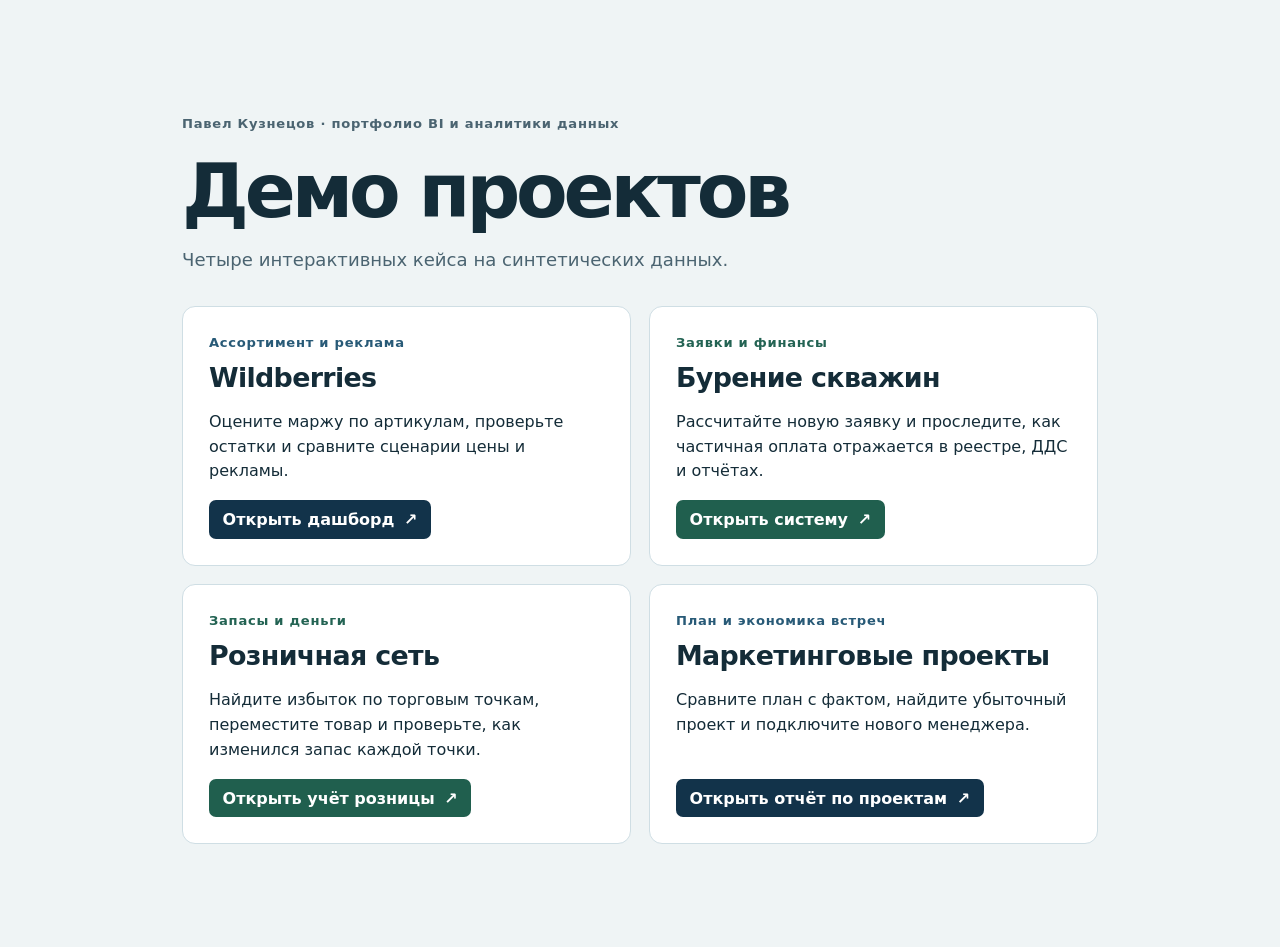
<file: docs/index.html>
<!doctype html>
<html lang="ru">
<head>
  <meta charset="utf-8">
  <meta name="viewport" content="width=device-width, initial-scale=1">
  <meta name="description" content="Интерактивные кейсы Павла Кузнецова по BI и управленческой аналитике.">
  <title>Демо проектов · Павел Кузнецов</title>
  <link rel="stylesheet" href="style.css">
</head>
<body>
  <main>
    <header>
      <p class="eyebrow">Павел Кузнецов · портфолио BI и аналитики данных</p>
      <h1>Демо проектов</h1>
      <p class="intro">Четыре интерактивных кейса на синтетических данных.</p>
    </header>
    <section class="cases" aria-label="Проекты">
      <article class="case marketplace">
        <p class="label">Ассортимент и реклама</p>
        <h2>Wildberries</h2>
        <p>Оцените маржу по артикулам, проверьте остатки и сравните сценарии цены и рекламы.</p>
        <a href="wildberries/index.html">Открыть дашборд <span aria-hidden="true">↗</span></a>
      </article>
      <article class="case drilling">
        <p class="label">Заявки и финансы</p>
        <h2>Бурение скважин</h2>
        <p>Рассчитайте новую заявку и проследите, как частичная оплата отражается в реестре, ДДС и отчётах.</p>
        <a href="drilling/index.html">Открыть систему <span aria-hidden="true">↗</span></a>
      </article>
      <article class="case drilling">
        <p class="label">Запасы и деньги</p>
        <h2>Розничная сеть</h2>
        <p>Найдите избыток по торговым точкам, переместите товар и проверьте, как изменился запас каждой точки.</p>
        <a href="meat-retail/index.html">Открыть учёт розницы <span aria-hidden="true">↗</span></a>
      </article>
      <article class="case marketplace">
        <p class="label">План и экономика встреч</p>
        <h2>Маркетинговые проекты</h2>
        <p>Сравните план с фактом, найдите убыточный проект и подключите нового менеджера.</p>
        <a href="marketing-analytics/index.html">Открыть отчёт по проектам <span aria-hidden="true">↗</span></a>
      </article>
    </section>
  </main>
</body>
</html>
</file>
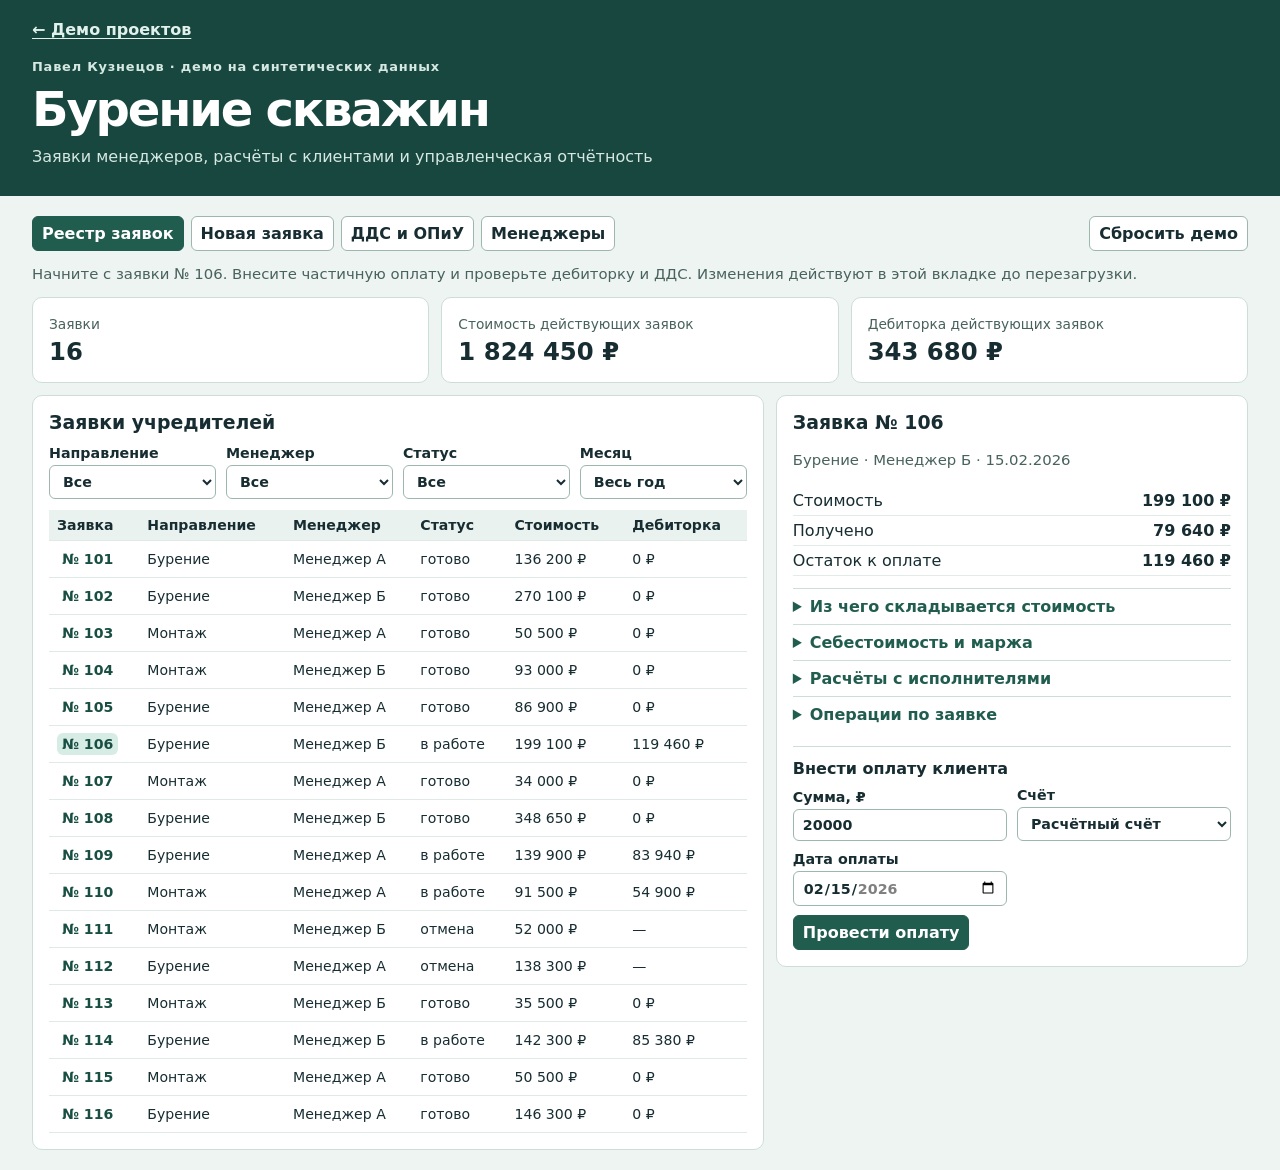
<file: docs/drilling/index.html>
<!doctype html>
<html lang="ru">
<head>
  <meta charset="utf-8">
  <meta name="viewport" content="width=device-width, initial-scale=1">
  <meta name="description" content="Интерактивная демонстрация учёта заявок, оплат и отчётности буровой компании на синтетических данных.">
  <title>Бурение скважин · заявки и финансы</title>
  <link rel="stylesheet" href="style.css">
  <script defer src="data.js"></script>
  <script defer src="model.js"></script>
  <script defer src="app.js"></script>
</head>
<body>
  <header class="masthead"><div class="wrap">
    <a href="../index.html">← Демо проектов</a>
    <p class="kicker">Павел Кузнецов · демо на синтетических данных</p>
    <h1>Бурение скважин</h1>
    <p>Заявки менеджеров, расчёты с клиентами и управленческая отчётность</p>
  </div></header>
  <main class="wrap">
    <nav class="nav" aria-label="Разделы">
      <button type="button" data-view="orders" aria-pressed="true">Реестр заявок</button>
      <button type="button" data-view="quote" aria-pressed="false">Новая заявка</button>
      <button type="button" data-view="finance" aria-pressed="false">ДДС и ОПиУ</button>
      <button type="button" data-view="managers" aria-pressed="false">Менеджеры</button>
      <button type="button" class="reset" id="reset">Сбросить демо</button>
    </nav>
    <p class="guide">Начните с заявки № 106. Внесите частичную оплату и проверьте дебиторку и ДДС. Изменения действуют в этой вкладке до перезагрузки.</p>
    <p id="notice" class="notice" role="status" hidden></p>

    <section id="orders" aria-label="Реестр заявок">
      <div id="order-metrics" class="metrics"></div>
      <div class="split">
        <div class="panel">
          <h2>Заявки учредителей</h2>
          <div class="form-grid order-filters">
            <label>Направление<select id="kind-filter"><option value="">Все</option><option value="drill">Бурение</option><option value="install">Монтаж</option></select></label>
            <label>Менеджер<select id="manager-filter"><option value="">Все</option></select></label>
            <label>Статус<select id="status-filter"><option value="">Все</option><option>в работе</option><option>готово</option><option>отмена</option></select></label>
            <label>Месяц<select id="order-month"><option value="">Весь год</option></select></label>
          </div>
          <div class="scroll"><table id="order-table"></table></div>
        </div>
        <div class="panel details-panel" id="detail" aria-live="polite"></div>
      </div>
    </section>

    <section id="quote" hidden aria-labelledby="quote-title">
      <div class="panel">
        <h2 id="quote-title">Заявка менеджера</h2>
        <p class="muted">Сначала рассчитайте стоимость по справочнику, затем добавьте заявку в общий реестр.</p>
        <form id="quote-form">
          <div class="form-grid">
            <label>Менеджер<select name="manager" id="quote-manager"></select></label>
            <label>Направление<select name="kind" id="quote-kind"><option value="drill">Бурение</option><option value="install">Монтаж</option></select></label>
            <label>Дата заявки<input name="date" type="date" required value="2026-03-27" min="2026-01-01" max="2026-12-31"></label>
          </div>
          <div id="drill-fields" class="form-grid fields">
            <label>Тип скважины<select name="soil" id="soil"><option>Песок</option><option>Известняк</option></select></label>
            <label>Конструкция<select name="construction" id="construction"></select></label>
            <label>Метраж, м<input name="metres" type="number" min="1" max="1000" required value="38"></label>
            <label>Фильтр<select name="filter" id="quote-filter"></select></label>
            <label>Цена за метр, ₽<input name="rate" type="number" min="1" max="1000000" placeholder="По фиксированному тарифу"></label>
            <label>Корректировка, ₽<input name="adjustment" type="number" min="-1000000" max="1000000" value="0"></label>
          </div>
          <div id="install-fields" class="form-grid fields" hidden>
            <label>Тип обустройства<select name="installation" id="installation"></select></label>
            <label>Стоимость работ, ₽<input name="installation-price" type="number" min="1" max="10000000" required></label>
          </div>
          <div class="form-grid fields"><label>Комиссия, ₽<input name="commission" type="number" min="0" max="1000000" required value="6300"></label></div>
          <div id="quote-preview" class="quote-preview" aria-live="polite"></div>
          <button class="primary" type="submit">Добавить заявку в реестр</button>
        </form>
      </div>
    </section>

    <section id="finance" hidden aria-labelledby="finance-title">
      <div id="finance-metrics" class="metrics"></div>
      <div class="panel">
        <h2 id="finance-title">ОПиУ · 2026</h2>
        <p class="muted">Доходы и расходы по дате платежа. Инвестиции входят в остатки счетов.</p>
        <div id="finance-chart"></div>
        <details><summary>Помесячная детализация</summary><div class="scroll"><table id="pnl-table"></table></div></details>
      </div>
      <div class="panel">
        <h2>Остатки на счетах</h2>
        <div id="balances" class="metrics compact"></div>
      </div>
      <div class="panel">
        <h2>Журнал ДДС</h2>
        <div class="form-grid operation-filters">
          <label>Счёт<select id="account-filter"><option value="">Все счета</option></select></label>
          <label>Месяц<select id="cash-month"><option value="">Весь год</option></select></label>
          <label>№ заявки<input type="number" min="1" id="cash-order" placeholder="Например, 106"></label>
        </div>
        <div class="scroll"><table id="cash-table"></table></div>
      </div>
    </section>

    <section id="managers" hidden aria-labelledby="managers-title">
      <div class="panel">
        <h2 id="managers-title">Эффективность менеджеров</h2>
        <p class="muted">Заявки за месяц их создания. Выручка — стоимость заявок со статусом «готово».</p>
        <label class="month-control">Месяц<select id="manager-month"></select></label>
        <div class="scroll"><table id="manager-table"></table></div>
      </div>
    </section>
  </main>
  <noscript>Для работы демо включите JavaScript в браузере.</noscript>
</body>
</html>
</file>
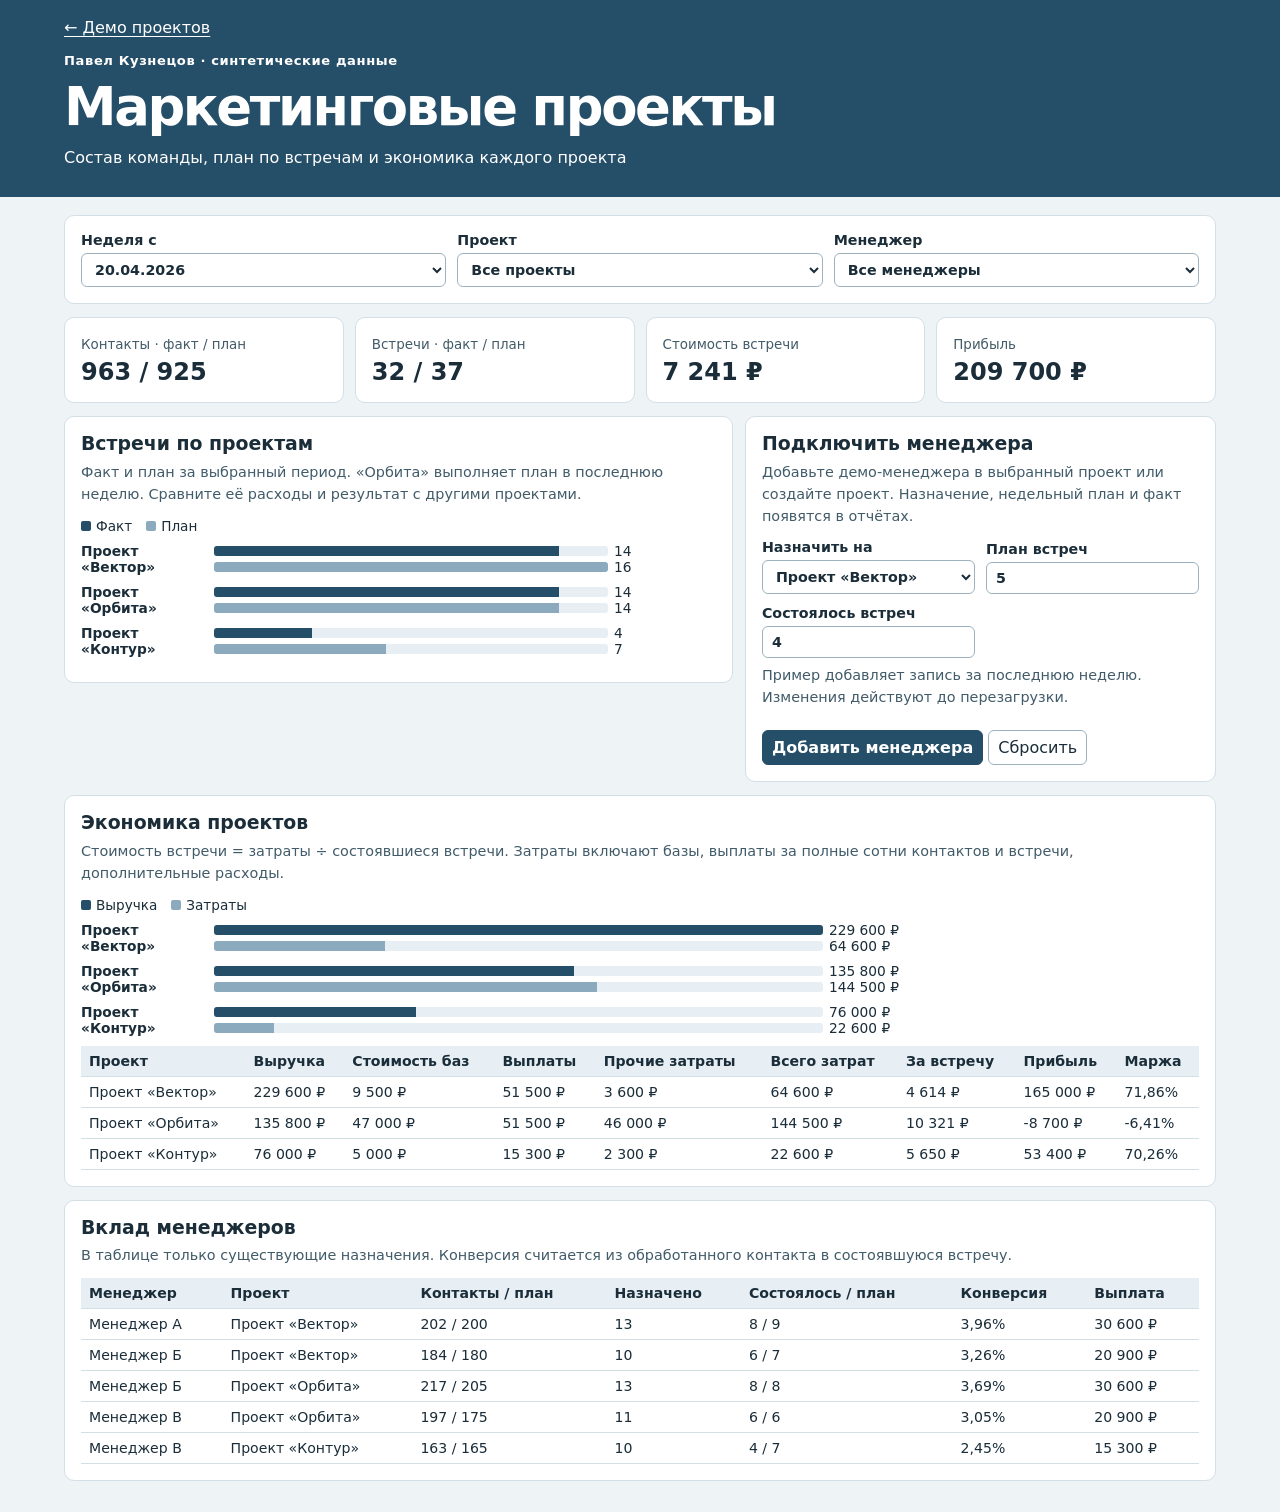
<file: docs/marketing-analytics/index.html>
<!doctype html>
<html lang="ru">
<head>
  <meta charset="utf-8"><meta name="viewport" content="width=device-width, initial-scale=1">
  <title>Маркетинговые проекты · план и экономика</title>
  <link rel="stylesheet" href="../case.css">
  <script defer src="../demo-ui.js"></script><script defer src="data.js"></script><script defer src="model.js"></script><script defer src="app.js"></script>
</head>
<body>
<header><div class="wrap">
  <a href="../index.html">← Демо проектов</a><p class="kicker">Павел Кузнецов · синтетические данные</p>
  <h1>Маркетинговые проекты</h1><p>Состав команды, план по встречам и экономика каждого проекта</p>
</div></header>
<main class="wrap">
  <section class="panel controls" aria-label="Фильтры">
    <label>Неделя с<select id="week"></select></label>
    <label>Проект<select id="project"></select></label>
    <label>Менеджер<select id="manager"></select></label>
  </section>
  <section id="metrics" class="metrics" aria-label="Показатели" aria-live="polite"></section>
  <div class="split">
    <section class="panel">
      <h2>Встречи по проектам</h2>
      <p class="muted">Факт и план за выбранный период. «Орбита» выполняет план в последнюю неделю. Сравните её расходы и результат с другими проектами.</p>
      <div id="meetings"></div>
    </section>
    <section class="panel">
      <h2>Подключить менеджера</h2>
      <p class="muted">Добавьте демо-менеджера в выбранный проект или создайте проект. Назначение, недельный план и факт появятся в отчётах.</p>
      <form id="onboard">
        <div class="controls"><label>Назначить на<select id="assign"></select></label>
          <label>План встреч<input type="number" id="target" min="1" max="20" value="5" required></label>
          <label>Состоялось встреч<input type="number" id="held" min="0" max="20" value="4" required></label></div>
        <p class="muted">Пример добавляет запись за последнюю неделю. Изменения действуют до перезагрузки.</p>
        <button class="primary" type="submit">Добавить менеджера</button> <button type="button" id="reset">Сбросить</button>
        <p id="notice" class="note" role="status" hidden></p>
      </form>
    </section>
  </div>
  <section class="panel">
    <h2>Экономика проектов</h2>
    <p class="muted">Стоимость встречи = затраты ÷ состоявшиеся встречи. Затраты включают базы, выплаты за полные сотни контактов и встречи, дополнительные расходы.</p>
    <div id="economy-chart" class="economy-chart"></div>
    <div class="scroll"><table id="economy"></table></div>
  </section>
  <section class="panel">
    <h2>Вклад менеджеров</h2>
    <p class="muted">В таблице только существующие назначения. Конверсия считается из обработанного контакта в состоявшуюся встречу.</p>
    <div class="scroll"><table id="team"></table></div>
  </section>
</main>
</body>
</html>
</file>
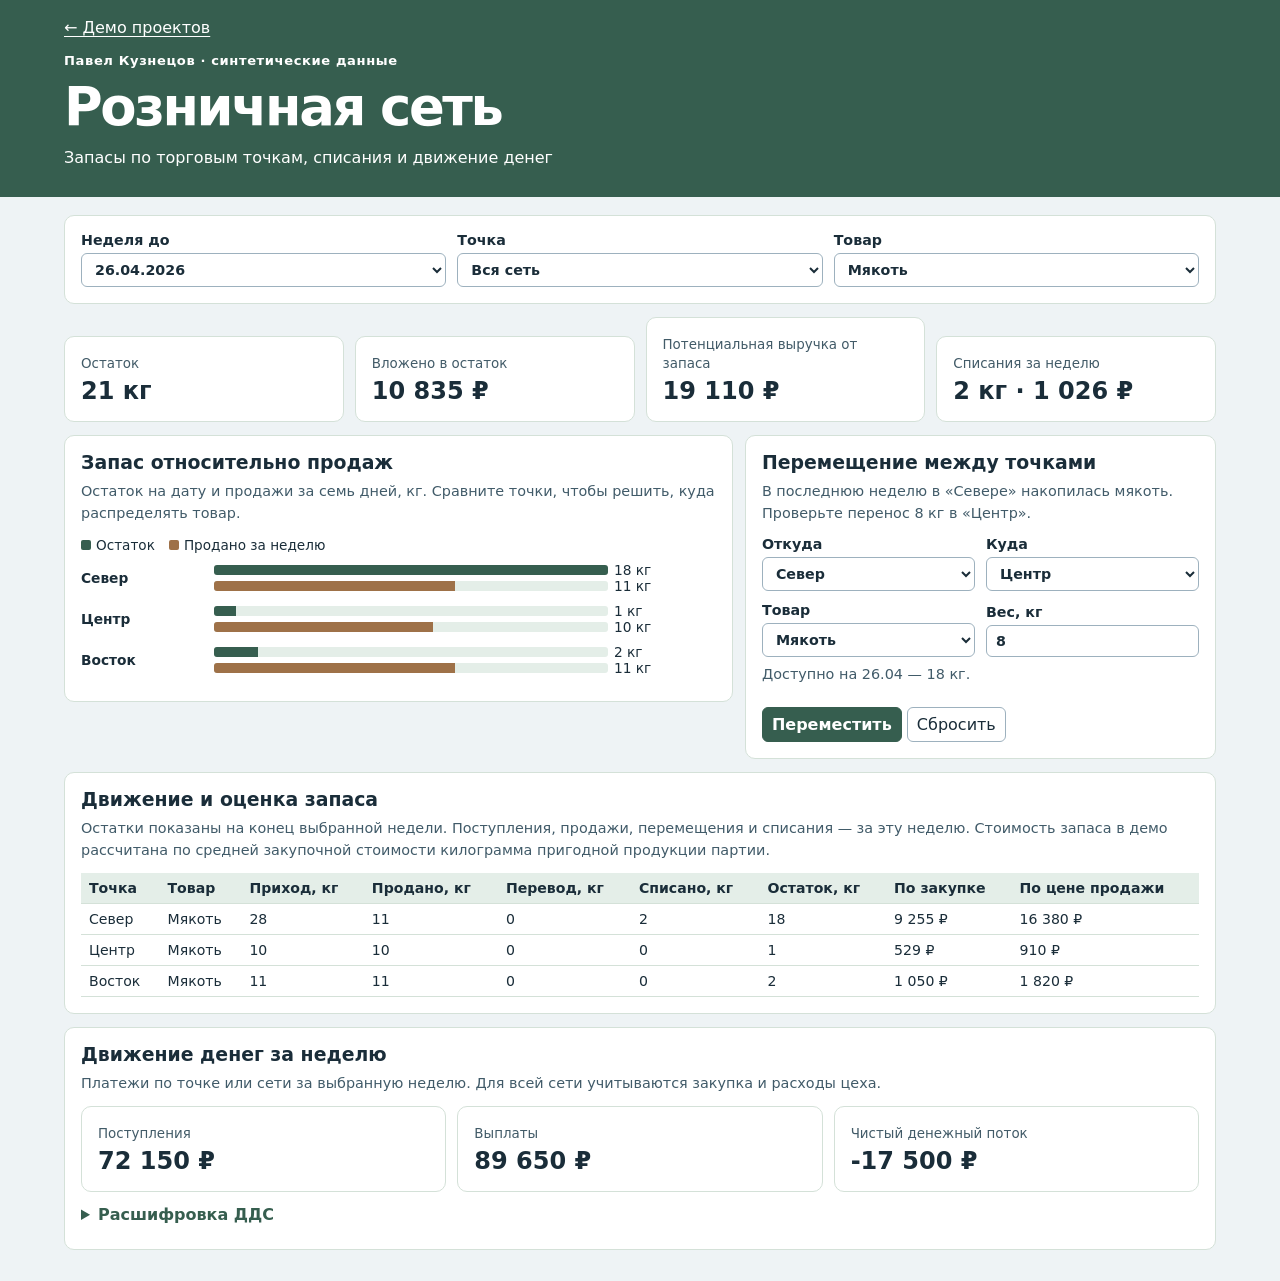
<file: docs/meat-retail/index.html>
<!doctype html>
<html lang="ru">
<head>
  <meta charset="utf-8"><meta name="viewport" content="width=device-width, initial-scale=1">
  <title>Розничная сеть · остатки и деньги</title>
  <link rel="stylesheet" href="../case.css">
  <script defer src="../demo-ui.js"></script><script defer src="data.js"></script><script defer src="model.js"></script><script defer src="app.js"></script>
</head>
<body class="retail">
<header><div class="wrap">
  <a href="../index.html">← Демо проектов</a><p class="kicker">Павел Кузнецов · синтетические данные</p>
  <h1>Розничная сеть</h1><p>Запасы по торговым точкам, списания и движение денег</p>
</div></header>
<main class="wrap">
  <section class="panel controls" aria-label="Фильтры">
    <label>Неделя до<select id="week"></select></label>
    <label>Точка<select id="store"></select></label>
    <label>Товар<select id="product"></select></label>
  </section>
  <section id="metrics" class="metrics" aria-label="Показатели запасов" aria-live="polite"></section>
  <div class="split">
    <section class="panel">
      <h2>Запас относительно продаж</h2>
      <p class="muted">Остаток на дату и продажи за семь дней, кг. Сравните точки, чтобы решить, куда распределять товар.</p>
      <div id="stock-chart"></div>
    </section>
    <section class="panel">
      <h2>Перемещение между точками</h2>
      <p class="muted">В последнюю неделю в «Севере» накопилась мякоть. Проверьте перенос 8 кг в «Центр».</p>
      <form id="transfer">
        <div class="controls">
          <label>Откуда<select id="from"></select></label><label>Куда<select id="to"></select></label>
          <label>Товар<select id="move-product"></select></label><label>Вес, кг<input id="weight" type="number" min="1" step="1" value="8" required></label>
        </div>
        <p class="muted" id="available"></p>
        <button class="primary" type="submit">Переместить</button> <button type="button" id="reset">Сбросить</button>
        <p id="notice" class="note" role="status" hidden></p>
      </form>
    </section>
  </div>
  <section class="panel">
    <h2>Движение и оценка запаса</h2>
    <p class="muted">Остатки показаны на конец выбранной недели. Поступления, продажи, перемещения и списания — за эту неделю. Стоимость запаса в демо рассчитана по средней закупочной стоимости килограмма пригодной продукции партии.</p>
    <div class="scroll"><table id="stock"></table></div>
  </section>
  <section class="panel">
    <h2>Движение денег за неделю</h2>
    <p class="muted">Платежи по точке или сети за выбранную неделю. Для всей сети учитываются закупка и расходы цеха.</p>
    <div id="cash" class="metrics"></div>
    <details><summary>Расшифровка ДДС</summary><div class="scroll"><table id="cash-table"></table></div></details>
  </section>
</main>
</body></html>
</file>
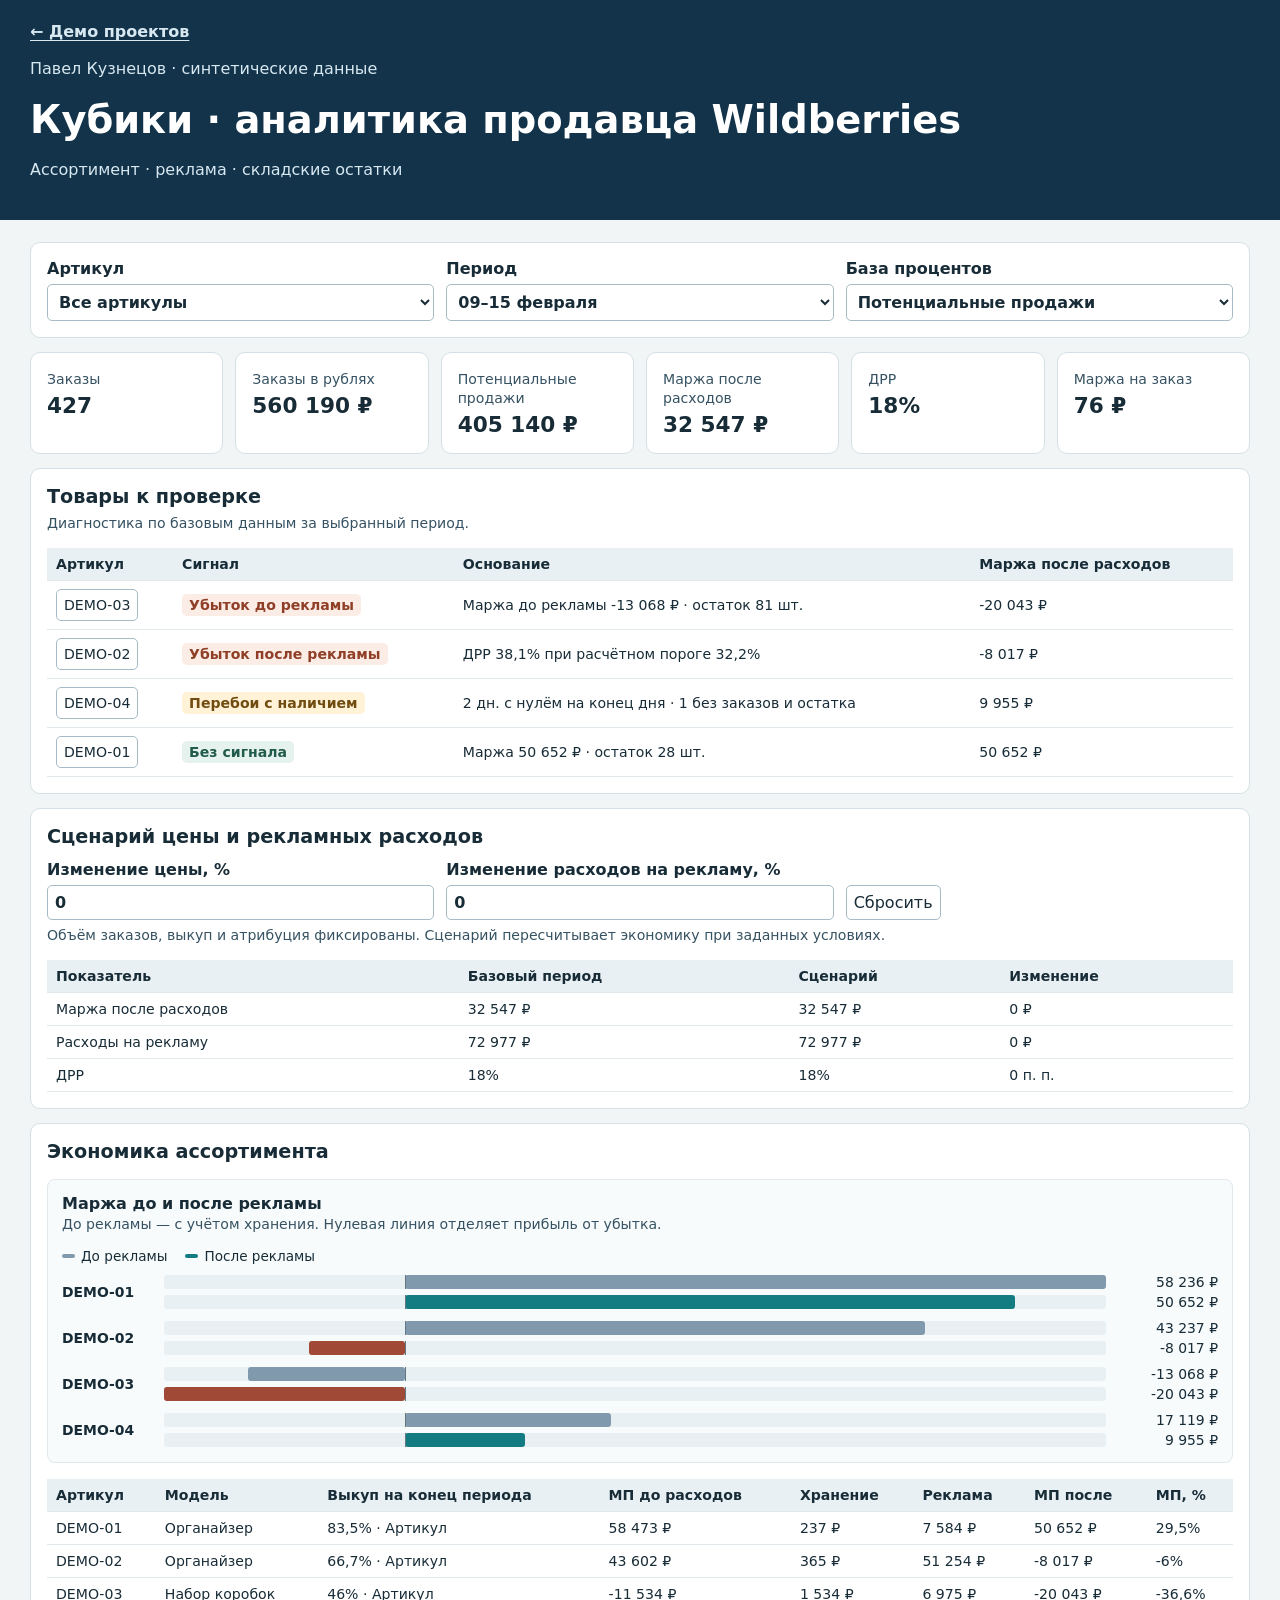
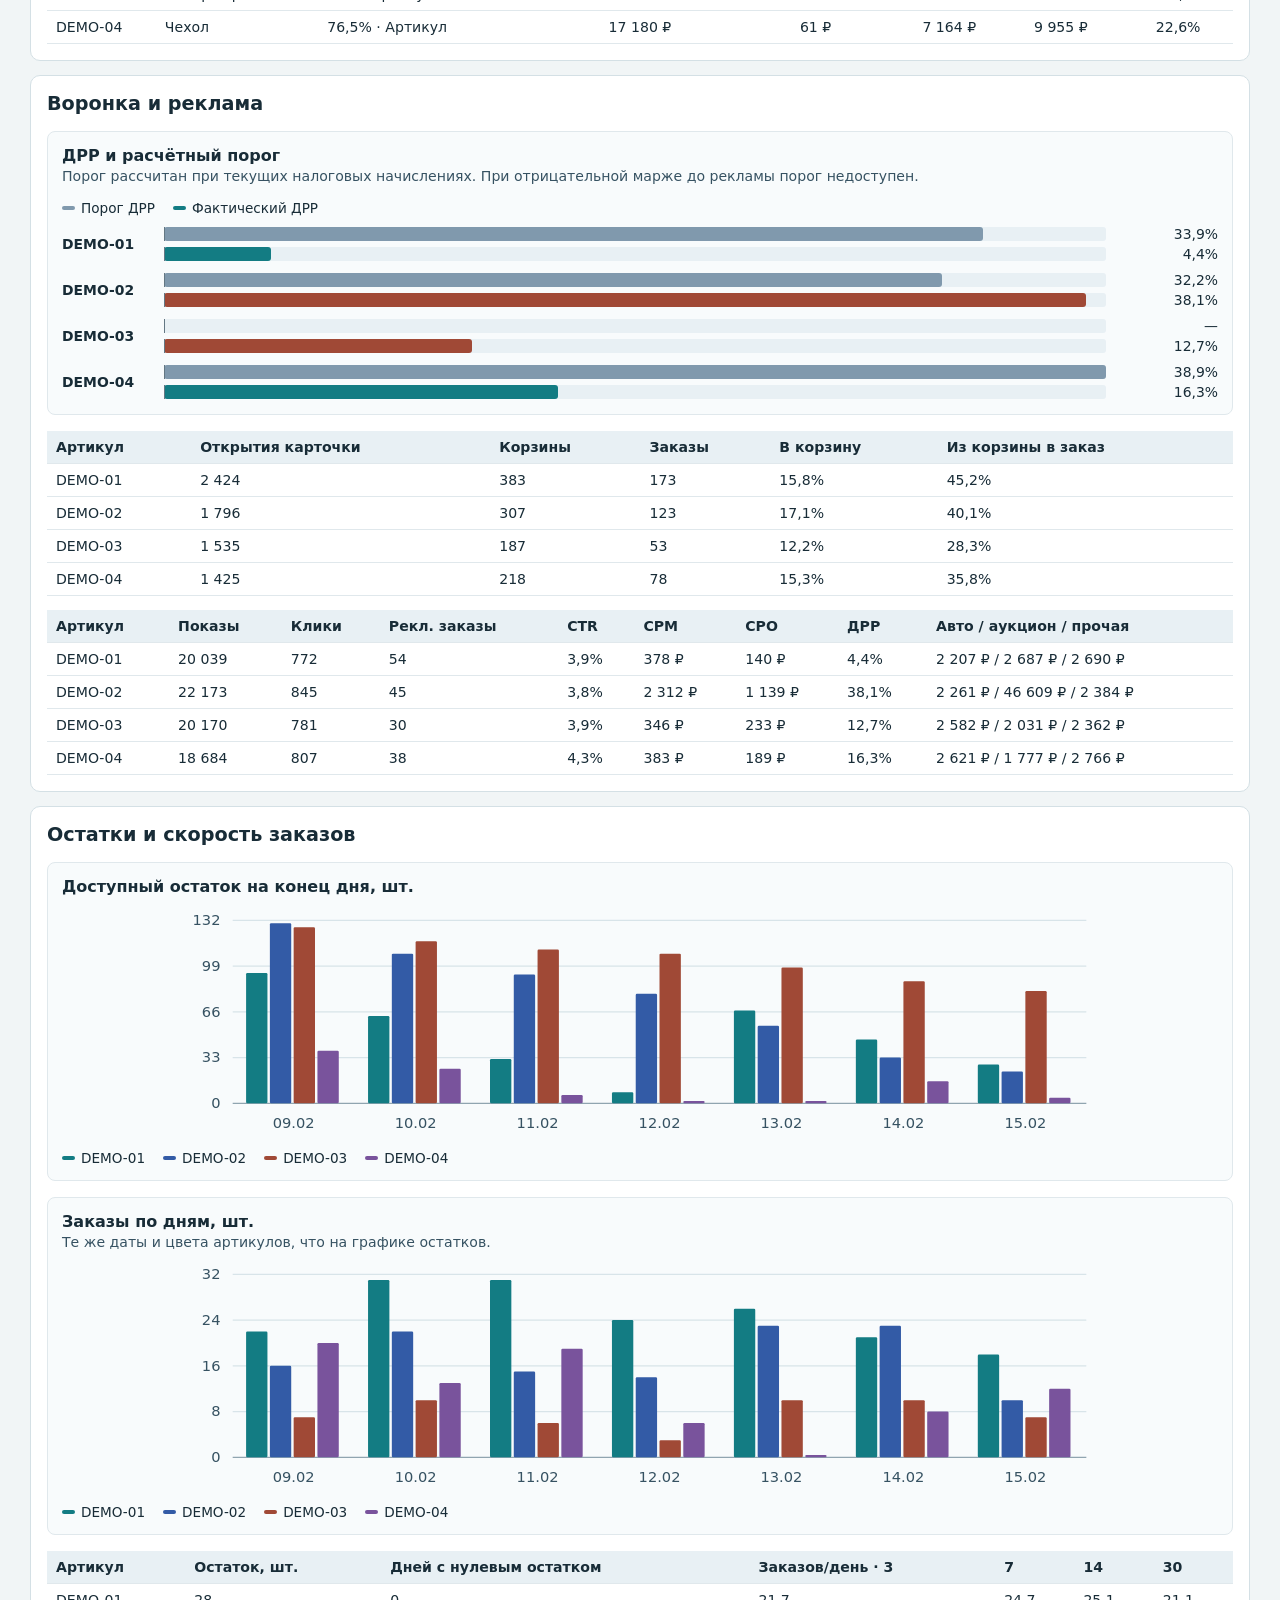
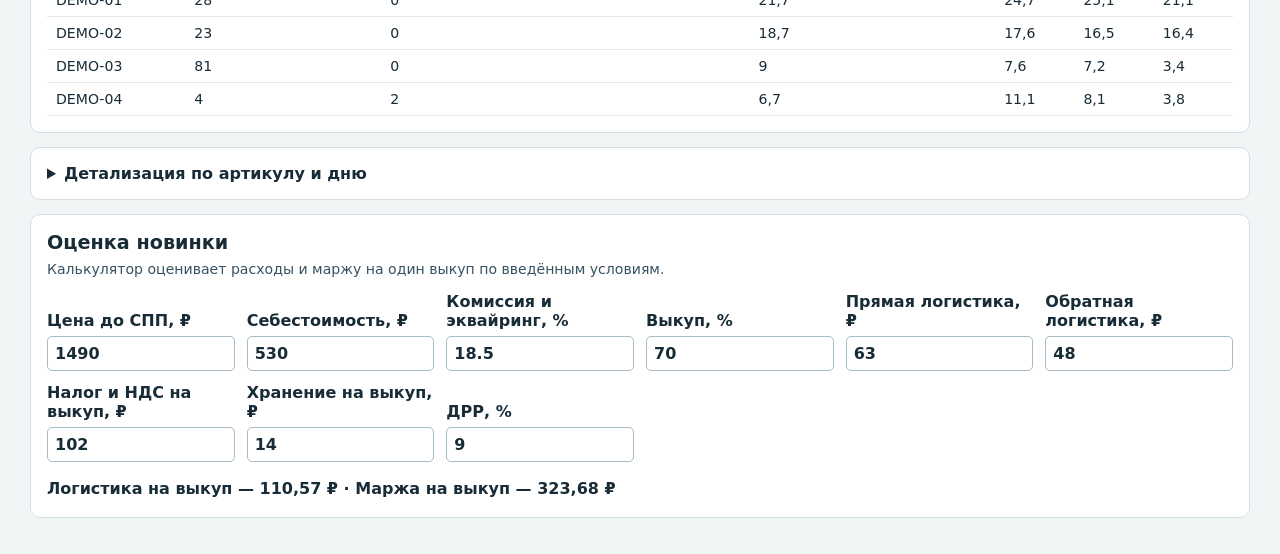
<file: docs/wildberries/index.html>
<!doctype html>
<html lang="ru">
<head>
  <meta charset="utf-8">
  <meta name="viewport" content="width=device-width, initial-scale=1">
  <title>Кубики · Wildberries</title>
  <link rel="stylesheet" href="style.css">
  <script defer src="model.js"></script>
  <script defer src="dashboard.js"></script>
  <script defer src="new-product.js"></script>
</head>
<body>
  <header><div class="wrap">
    <a class="portfolio-link" href="../index.html">← Демо проектов</a>
    <p>Павел Кузнецов · синтетические данные</p>
    <h1>Кубики · аналитика продавца Wildberries</h1>
    <p>Ассортимент · реклама · складские остатки</p>
  </div></header>
  <main class="wrap">
    <section class="controls panel" aria-label="Фильтры">
      <label>Артикул<select id="sku"><option value="">Все артикулы</option></select></label>
      <label>Период<select id="week">
        <option value="">02–15 февраля</option><option value="0">02–08 февраля</option><option value="1" selected>09–15 февраля</option>
      </select></label>
      <label>База процентов<select id="basis"><option value="buyouts">Потенциальные продажи</option><option value="orders">Сумма заказов</option></select></label>
    </section>
    <section id="metrics" class="metrics" aria-label="Показатели выбранного сценария" aria-live="polite"></section>
    <section class="panel" aria-labelledby="review-title">
      <h2 id="review-title">Товары к проверке</h2>
      <p class="subtle">Диагностика по базовым данным за выбранный период.</p>
      <div class="scroll"><table id="review"></table></div>
    </section>
    <section class="panel" id="sku-detail" aria-labelledby="detail-title" hidden>
      <h2 id="detail-title"></h2>
      <dl id="detail-facts"></dl>
      <div class="scroll"><table id="weeks"></table></div>
      <nav class="detail-links" id="detail-links" aria-label="Разделы диагностики"></nav>
    </section>
    <section class="panel" id="scenario">
      <h2>Сценарий цены и рекламных расходов</h2>
      <div class="controls scenario-controls" aria-label="Параметры сценария">
        <label>Изменение цены, %<input id="change" type="number" min="-90" max="100" value="0"></label>
        <label>Изменение расходов на рекламу, %<input id="ad-change" type="number" min="-100" max="100" value="0"></label>
        <button type="button" id="reset">Сбросить</button>
      </div>
      <p class="subtle">Объём заказов, выкуп и атрибуция фиксированы. Сценарий пересчитывает экономику при заданных условиях.</p>
      <div class="scroll"><table id="scenario-result"></table></div>
    </section>
    <section class="panel">
      <h2>Экономика ассортимента</h2>
      <figure>
        <figcaption><strong>Маржа до и после рекламы</strong><span>До рекламы — с учётом хранения. Нулевая линия отделяет прибыль от убытка.</span></figcaption>
        <div id="margin" class="comparison"></div>
      </figure>
      <div class="scroll"><table id="assortment"></table></div>
    </section>
    <section class="panel" id="ad-section">
      <h2>Воронка и реклама</h2>
      <figure>
        <figcaption><strong>ДРР и расчётный порог</strong><span>Порог рассчитан при текущих налоговых начислениях. При отрицательной марже до рекламы порог недоступен.</span></figcaption>
        <div id="ad-limit" class="comparison"></div>
      </figure>
      <div class="scroll"><table id="funnel"></table></div>
      <div class="scroll"><table id="ads"></table></div>
      <div id="campaigns" hidden>
        <h3>Кампании выбранного артикула</h3>
        <div class="scroll"><table id="campaign-table"></table></div>
      </div>
    </section>
    <section class="panel" id="stock-section">
      <h2>Остатки и скорость заказов</h2>
      <figure>
        <figcaption><strong>Доступный остаток на конец дня, шт.</strong></figcaption>
        <div id="stock-trend" class="chart"></div>
      </figure>
      <figure>
        <figcaption><strong>Заказы по дням, шт.</strong><span>Те же даты и цвета артикулов, что на графике остатков.</span></figcaption>
        <div id="order-trend" class="chart"></div>
      </figure>
      <div class="scroll"><table id="stock"></table></div>
    </section>
    <details class="panel"><summary>Детализация по артикулу и дню</summary>
      <div class="scroll"><table id="daily"></table></div>
    </details>
    <section class="panel" aria-labelledby="product-title">
      <h2 id="product-title">Оценка новинки</h2>
      <p class="subtle">Калькулятор оценивает расходы и маржу на один выкуп по введённым условиям.</p>
      <form id="new-product" class="controls scenario-controls">
        <label>Цена до СПП, ₽<input name="price" type="number" min="1" max="10000000" step="any" required value="1490"></label>
        <label>Себестоимость, ₽<input name="cost" type="number" min="0" max="10000000" step="any" required value="530"></label>
        <label>Комиссия и эквайринг, %<input name="fee" type="number" min="0" max="100" step="any" required value="18.5"></label>
        <label>Выкуп, %<input name="buyout" type="number" min="0.01" max="100" step="any" required value="70"></label>
        <label>Прямая логистика, ₽<input name="direct" type="number" min="0" max="10000000" step="any" required value="63"></label>
        <label>Обратная логистика, ₽<input name="reverse" type="number" min="0" max="10000000" step="any" required value="48"></label>
        <label>Налог и НДС на выкуп, ₽<input name="tax" type="number" min="0" max="10000000" step="any" required value="102"></label>
        <label>Хранение на выкуп, ₽<input name="storage" type="number" min="0" max="10000000" step="any" required value="14"></label>
        <label>ДРР, %<input name="ad" type="number" min="0" max="100" step="any" required value="9"></label>
      </form>
      <p id="product-result" class="product-result" aria-live="polite"></p>
    </section>
  </main>
</body>
</html>
</file>
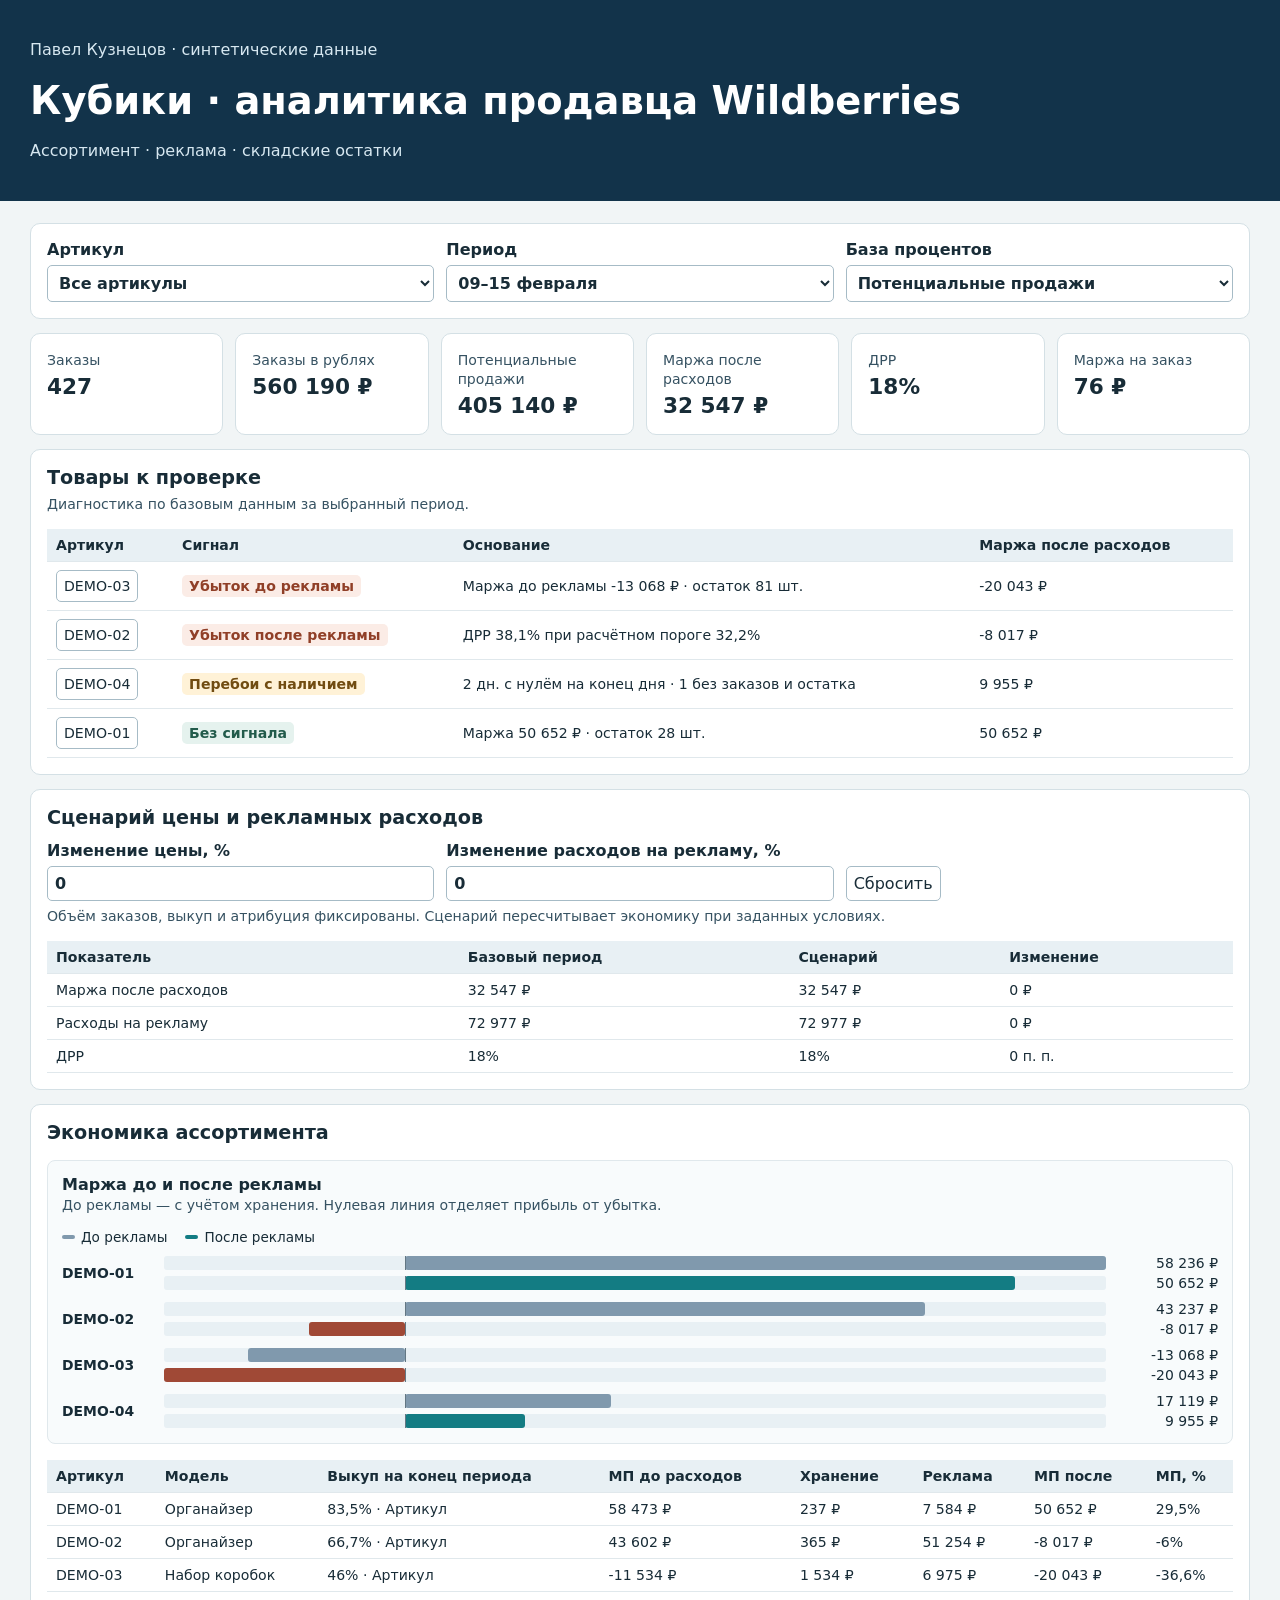
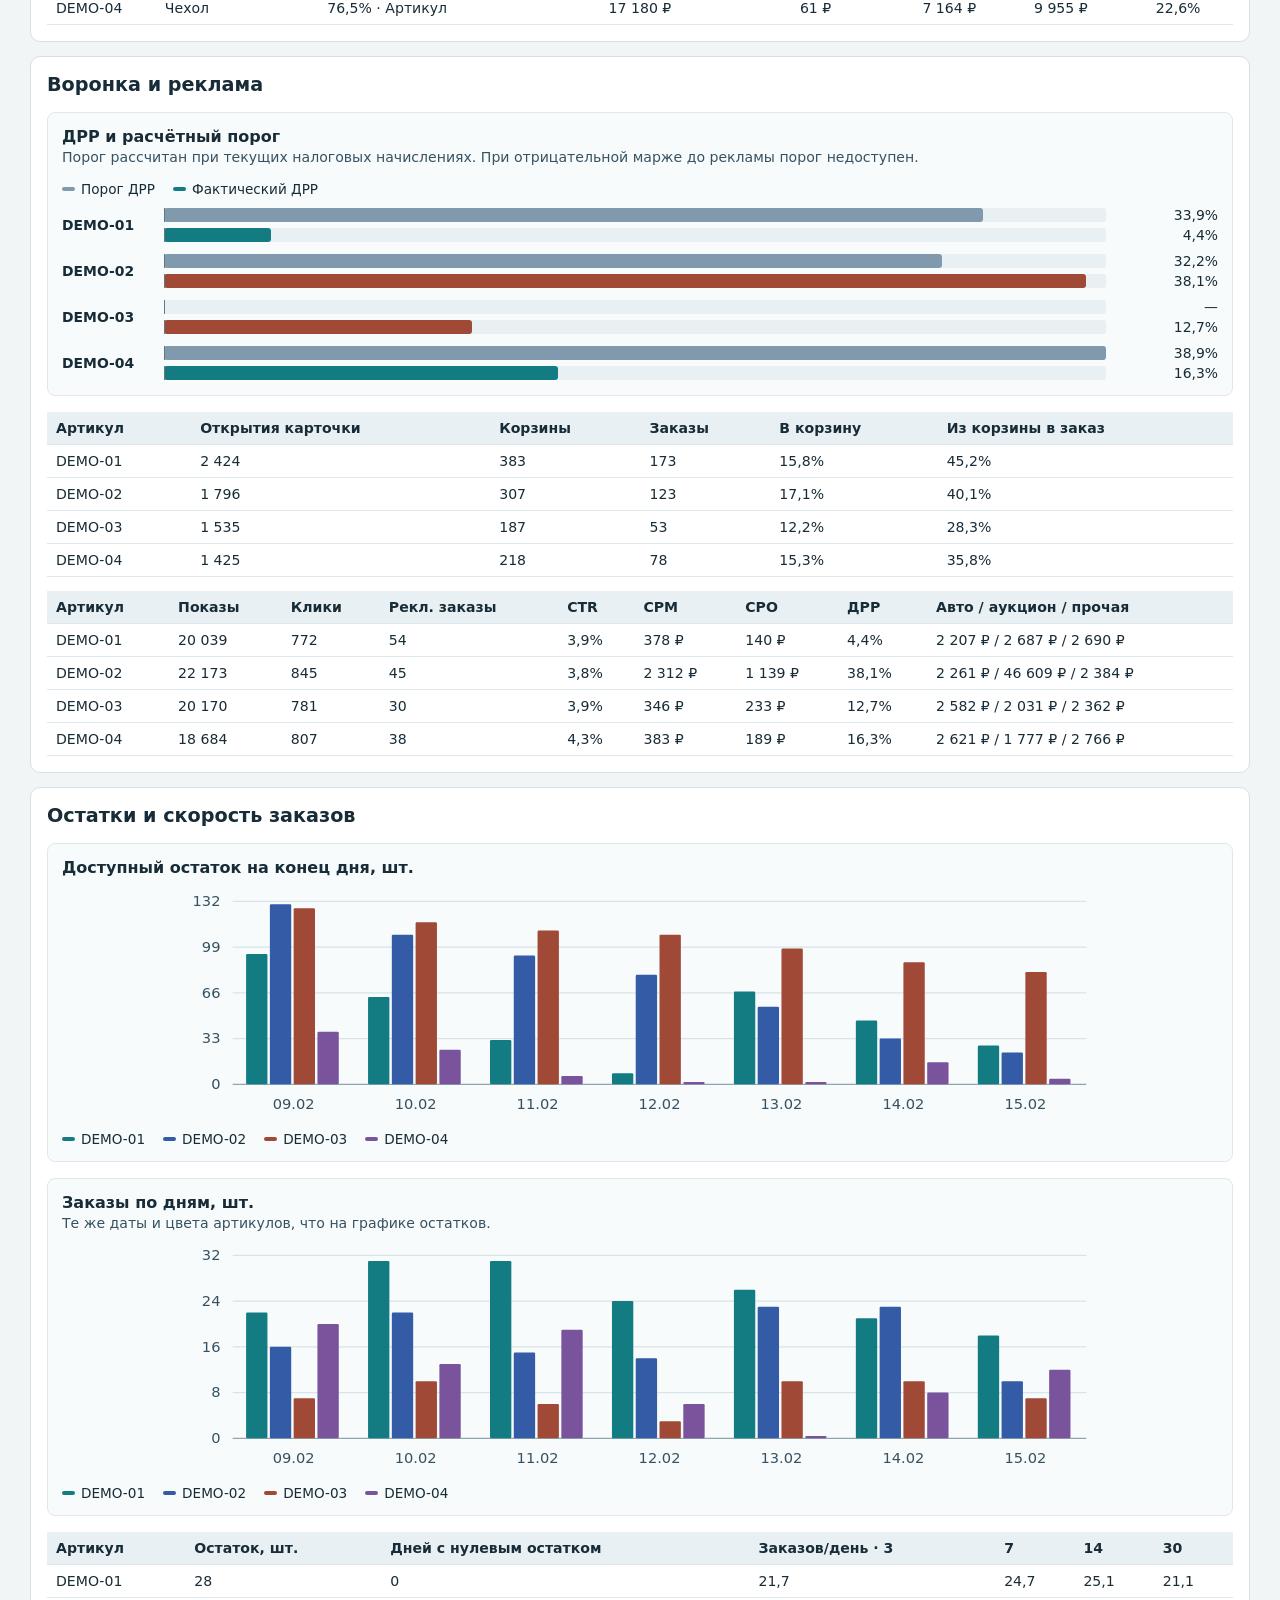
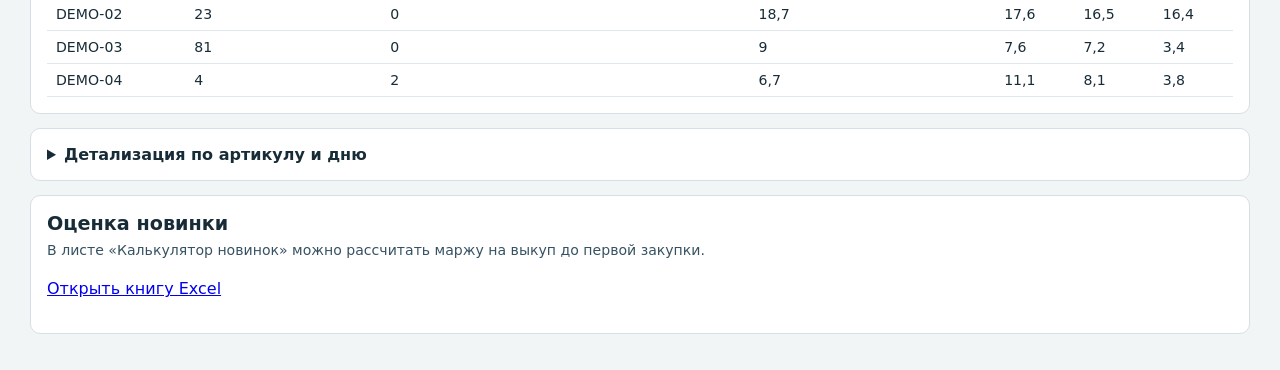
<file: wildberries/dashboard.html>
<!doctype html>
<html lang="ru">
<head>
  <meta charset="utf-8">
  <meta name="viewport" content="width=device-width, initial-scale=1">
  <title>Кубики · Wildberries</title>
  <link rel="stylesheet" href="style.css">
  <script defer src="model.js"></script>
  <script defer src="dashboard.js"></script>
</head>
<body>
  <header><div class="wrap">
    <p>Павел Кузнецов · синтетические данные</p>
    <h1>Кубики · аналитика продавца Wildberries</h1>
    <p>Ассортимент · реклама · складские остатки</p>
  </div></header>
  <main class="wrap">
    <section class="controls panel" aria-label="Фильтры">
      <label>Артикул<select id="sku"><option value="">Все артикулы</option></select></label>
      <label>Период<select id="week">
        <option value="">02–15 февраля</option><option value="0">02–08 февраля</option><option value="1" selected>09–15 февраля</option>
      </select></label>
      <label>База процентов<select id="basis"><option value="buyouts">Потенциальные продажи</option><option value="orders">Сумма заказов</option></select></label>
    </section>
    <section id="metrics" class="metrics" aria-label="Показатели выбранного сценария" aria-live="polite"></section>
    <section class="panel" aria-labelledby="review-title">
      <h2 id="review-title">Товары к проверке</h2>
      <p class="subtle">Диагностика по базовым данным за выбранный период.</p>
      <div class="scroll"><table id="review"></table></div>
    </section>
    <section class="panel" id="sku-detail" aria-labelledby="detail-title" hidden>
      <h2 id="detail-title"></h2>
      <dl id="detail-facts"></dl>
      <div class="scroll"><table id="weeks"></table></div>
      <nav class="detail-links" id="detail-links" aria-label="Разделы диагностики"></nav>
    </section>
    <section class="panel" id="scenario">
      <h2>Сценарий цены и рекламных расходов</h2>
      <div class="controls scenario-controls" aria-label="Параметры сценария">
        <label>Изменение цены, %<input id="change" type="number" min="-90" max="100" value="0"></label>
        <label>Изменение расходов на рекламу, %<input id="ad-change" type="number" min="-100" max="100" value="0"></label>
        <button type="button" id="reset">Сбросить</button>
      </div>
      <p class="subtle">Объём заказов, выкуп и атрибуция фиксированы. Сценарий пересчитывает экономику при заданных условиях.</p>
      <div class="scroll"><table id="scenario-result"></table></div>
    </section>
    <section class="panel">
      <h2>Экономика ассортимента</h2>
      <figure>
        <figcaption><strong>Маржа до и после рекламы</strong><span>До рекламы — с учётом хранения. Нулевая линия отделяет прибыль от убытка.</span></figcaption>
        <div id="margin" class="comparison"></div>
      </figure>
      <div class="scroll"><table id="assortment"></table></div>
    </section>
    <section class="panel" id="ad-section">
      <h2>Воронка и реклама</h2>
      <figure>
        <figcaption><strong>ДРР и расчётный порог</strong><span>Порог рассчитан при текущих налоговых начислениях. При отрицательной марже до рекламы порог недоступен.</span></figcaption>
        <div id="ad-limit" class="comparison"></div>
      </figure>
      <div class="scroll"><table id="funnel"></table></div>
      <div class="scroll"><table id="ads"></table></div>
      <div id="campaigns" hidden>
        <h3>Кампании выбранного артикула</h3>
        <div class="scroll"><table id="campaign-table"></table></div>
      </div>
    </section>
    <section class="panel" id="stock-section">
      <h2>Остатки и скорость заказов</h2>
      <figure>
        <figcaption><strong>Доступный остаток на конец дня, шт.</strong></figcaption>
        <div id="stock-trend" class="chart"></div>
      </figure>
      <figure>
        <figcaption><strong>Заказы по дням, шт.</strong><span>Те же даты и цвета артикулов, что на графике остатков.</span></figcaption>
        <div id="order-trend" class="chart"></div>
      </figure>
      <div class="scroll"><table id="stock"></table></div>
    </section>
    <details class="panel"><summary>Детализация по артикулу и дню</summary>
      <div class="scroll"><table id="daily"></table></div>
    </details>
    <section class="panel">
      <h2>Оценка новинки</h2>
      <p class="subtle">В листе «Калькулятор новинок» можно рассчитать маржу на выкуп до первой закупки.</p>
      <p><a href="wildberries-synthetic.xlsx">Открыть книгу Excel</a></p>
    </section>
  </main>
</body>
</html>
</file>
<file: docs/style.css>
:root{color-scheme:light;font-family:system-ui,sans-serif;color:#142c38;background:#eff4f5}
*{box-sizing:border-box}
body{margin:0}
main{max-width:1000px;margin:auto;padding:clamp(28px,8vw,104px) clamp(18px,4vw,42px)}
.eyebrow,.label{font-weight:700;letter-spacing:.055em;font-size:.82rem}
.eyebrow,.intro{color:#4b6471}
h1{font-size:clamp(2.4rem,7vw,4.7rem);line-height:1.03;letter-spacing:-.055em;margin:.3em 0 .22em}
.intro{font-size:1.13rem}
.cases{display:grid;grid-template-columns:repeat(auto-fit,minmax(min(100%,320px),1fr));gap:18px;margin-top:36px}
.case{display:flex;flex-direction:column;align-items:flex-start;min-height:235px;padding:26px;border-radius:13px;border:1px solid #cfdee4;background:#fff}
.case h2{font-size:1.68rem;line-height:1.15;letter-spacing:-.025em;margin:0}
.case p{line-height:1.55}
.case .label{margin:0 0 10px;color:#285a77}
.drilling .label{color:#236353}
.case a{display:inline-flex;gap:.6em;margin-top:auto;background:#12334a;color:#fff;padding:.62em .85em;border-radius:7px;font-weight:700;text-decoration:none}
.drilling a{background:#205f4e}
a:hover{text-decoration:underline}
a:focus-visible{outline:3px solid #b57516;outline-offset:4px}
</file>
<file: docs/drilling/style.css>
:root{font-family:system-ui,sans-serif;color:#172d32;background:#eef4f2;color-scheme:light;--green:#215d4e;--soft:#e2efeb;--line:#cdded9;--muted:#48625d}
*{box-sizing:border-box}
body{margin:0}
[hidden]{display:none!important}
.wrap{max-width:1370px;margin:auto;padding:20px clamp(14px,3vw,32px)}
.masthead{background:#17473f;color:#fff}
.masthead a{color:#e1f1eb;text-underline-offset:3px;font-weight:650}
.masthead p{color:#d6e8e2;margin:.45em 0}
.masthead .kicker{margin-top:1.4em;font-size:.81rem;font-weight:700;letter-spacing:.06em}
h1,h2,h3{line-height:1.15;margin:0}
h1{font-size:clamp(2rem,5vw,3rem);letter-spacing:-.045em}
h2{font-size:1.18rem}
h3{font-size:1rem}
p{line-height:1.5}
button,input,select{font:inherit}
button,input,select{color:inherit;min-width:0;border-radius:6px;border:1px solid #9db7ae;background:#fff;padding:7px 9px}
button,summary{cursor:pointer}
button:hover{background:var(--soft)}
button:disabled{opacity:.55;cursor:default}
:focus-visible{outline:3px solid #a86312;outline-offset:3px}
.nav{display:flex;flex-wrap:wrap;gap:7px}
.nav button,.primary{font-weight:700}
.nav button[aria-pressed="true"],button.primary{background:var(--green);color:#fff;border-color:var(--green)}
button.primary:hover{background:#18483e}
.nav .reset{margin-left:auto}
.guide,.muted{color:var(--muted);font-size:.93rem}
.guide{margin:12px 0}
.notice{margin:0 0 12px;padding:9px 12px;border-radius:6px;background:#d8eee5;font-weight:650}
.panel,.metric{border:1px solid var(--line);border-radius:10px;background:#fff;padding:16px;min-width:0}
.panel+.panel{margin-top:13px}
.metrics{display:grid;grid-template-columns:repeat(auto-fit,minmax(min(100%,180px),1fr));gap:12px;margin-bottom:12px}
.metric strong{display:block;font-size:clamp(1.1rem,3vw,1.52rem);font-variant-numeric:tabular-nums;margin-top:4px}
.metric span{font-size:.86rem;color:var(--muted)}
.split{display:grid;grid-template-columns:minmax(0,1.55fr) minmax(0,1fr);gap:12px;align-items:start}
.split .panel{margin:0}
.form-grid{display:grid;grid-template-columns:repeat(auto-fit,minmax(min(100%,165px),1fr));gap:10px;align-items:end}
.order-filters,.operation-filters,.fields{margin:11px 0}
label{display:grid;gap:4px;font-size:.89rem;font-weight:650;min-width:0}
.scroll{overflow:auto;margin-top:8px}
table{border-collapse:collapse;width:100%;font-size:.88rem;font-variant-numeric:tabular-nums}
th,td{border-bottom:1px solid #dfe9e6;padding:7px 8px;white-space:nowrap;text-align:left}
th{background:#eaf2ef}
.order-link{color:#184f42;font-weight:750;border:0;padding:3px 5px;white-space:nowrap}
.order-link[aria-pressed="true"]{background:#d7ece5}
.breakdown{margin:9px 0 12px}
.breakdown div{display:flex;justify-content:space-between;gap:12px;padding:5px 0;border-bottom:1px solid #e2ebe8}
.breakdown dd{margin:0;font-weight:680;white-space:nowrap;font-variant-numeric:tabular-nums}
details{border-top:1px solid var(--line);padding:8px 0}
summary{font-weight:650;color:var(--green)}
.payment{margin-top:14px;border-top:1px solid var(--line);padding-top:13px}
.payment .form-grid{margin:9px 0}
.quote-preview{max-width:560px;margin:14px 0}
.compact{margin-top:12px;margin-bottom:0}
.month-control{max-width:215px}
#finance-chart{max-width:870px;margin:14px 0}
.legend{display:flex;gap:15px;margin:8px 0;font-size:.88rem}
.legend span::before{display:inline-block;content:"";width:.75em;height:.75em;border-radius:2px;margin-right:5px;background:#307861}
.legend span+span::before{background:#849dc0}
.chart-row{display:grid;grid-template-columns:minmax(65px,100px) minmax(0,1fr);gap:10px;align-items:center;margin:9px 0}
.bar-line{display:grid;grid-template-columns:minmax(0,1fr) minmax(95px,115px);gap:7px;align-items:center;font-size:.83rem}
.track{height:.8rem;background:#eff3f1;border-radius:3px;overflow:hidden}
.bar{height:100%;background:#307861}
.bar.expense{background:#849dc0}
@media(max-width:850px){.split{grid-template-columns:minmax(0,1fr)}.nav .reset{margin-left:0}}
</file>
<file: docs/case.css>
:root{font-family:system-ui,sans-serif;color:#1a2d39;background:#eef3f5;--accent:#254e68;--soft:#e7eff5;--line:#d3dfe7;--secondary:#8baabd;color-scheme:light}
.retail{--accent:#365e4f;--soft:#e4eee8;--line:#d4e1d8;--secondary:#9e7148}
*{box-sizing:border-box}
body{margin:0}
[hidden]{display:none!important}
.wrap{max-width:1220px;margin:auto;padding:18px clamp(14px,3.2vw,34px)}
header{background:var(--accent);color:white}
header a{color:#fff;text-underline-offset:3px}
.kicker{font-weight:700;font-size:.82rem;letter-spacing:.045em;margin:1.1em 0 .45em}
h1,h2,h3{line-height:1.14;margin:0}
h1{font-size:clamp(2rem,5vw,3.3rem);letter-spacing:-.045em}
h2{font-size:1.18rem}
h3{font-size:1rem}
p{line-height:1.52}
header p:last-child{margin:.55rem 0}
.panel,.metric{border:1px solid var(--line);border-radius:10px;background:#fff;padding:16px;min-width:0}
.panel,.metrics,.split{margin-bottom:13px}
.split .panel{margin:0}
.split{display:grid;grid-template-columns:minmax(0,1.42fr) minmax(0,1fr);gap:12px;align-items:start}
.controls,.metrics{display:grid;grid-template-columns:repeat(auto-fit,minmax(min(100%,172px),1fr));gap:11px;align-items:end}
.metric span{font-size:.84rem;color:#425b68}
.metric strong{display:block;font-variant-numeric:tabular-nums;font-size:clamp(1.12rem,2.5vw,1.5rem);margin-top:5px}
label{display:grid;gap:5px;font-size:.89rem;font-weight:660}
select,input,button{font:inherit;color:inherit;padding:7px 9px;min-width:0;border:1px solid #9db1be;border-radius:6px;background:white}
button,summary{cursor:pointer}
button.primary{background:var(--accent);color:#fff;border-color:var(--accent);font-weight:720}
button:disabled{opacity:.55}
:focus-visible{outline:3px solid #b56c2b;outline-offset:3px}
.muted{color:#415b69;font-size:.9rem;margin:.45rem 0 .7rem}
form button{margin-top:10px}
.note{padding:10px 12px;background:var(--soft);border-radius:6px}
.scroll{overflow:auto;margin-top:10px}
table{width:100%;border-collapse:collapse;font-size:.88rem;font-variant-numeric:tabular-nums}
th,td{text-align:left;white-space:nowrap;border-bottom:1px solid var(--line);padding:7px 8px}
th{background:var(--soft)}
summary{font-weight:690;color:var(--accent)}
details{margin:.6rem 0}
.legend{display:flex;gap:14px;margin:12px 0 9px;font-size:.85rem}
.legend span::before{content:"";display:inline-block;width:10px;height:10px;margin-right:5px;border-radius:2px;background:var(--accent)}
.legend .series-1::before{background:var(--secondary)}
.bar-row{display:grid;grid-template-columns:minmax(72px,125px) minmax(0,1fr);align-items:center;gap:8px;margin:9px 0;font-size:.86rem}
.bar-line{display:grid;grid-template-columns:minmax(0,1fr) minmax(72px,102px);gap:6px;align-items:center}
.track{height:.63rem;background:var(--soft);overflow:hidden;border-radius:3px}
.bar{height:100%;background:var(--accent)}
.bar.series-1{background:var(--secondary)}
.economy-chart{max-width:850px}
@media(max-width:760px){.split{grid-template-columns:minmax(0,1fr)}}
</file>
<file: docs/wildberries/style.css>
:root { font-family: system-ui, sans-serif; color: #182c37; background: #f1f5f6; }
body { margin: 0; }
.wrap { max-width: 1220px; margin: auto; padding: 22px; }
header { color: #fff; background: #12334a; }
header p { color: #d7e8f1; }
h1, h2 { margin: 0; }
h1 { font-size: clamp(1.5rem, 4vw, 2.4rem); }
h2 { font-size: 1.2rem; }
p { line-height: 1.5; }
.panel, .metric { background: white; border: 1px solid #d4e0e5; border-radius: 10px; padding: 16px; margin-bottom: 14px; }
.controls, .metrics { display: grid; grid-template-columns: repeat(auto-fit, minmax(min(100%, 170px), 1fr)); gap: 12px; }
.controls { align-items: end; }
.metric strong { display: block; font-size: 1.35rem; margin-top: 5px; }
.metric span { font-size: .88rem; color: #365262; }
label { display: grid; gap: 6px; font-weight: 600; }
select, input, button { color: inherit; font: inherit; padding: 7px; border: 1px solid #a6bbc6; border-radius: 5px; background: white; min-width: 0; }
button { cursor: pointer; }
button:hover { background: #e8f0f4; }
.subtle { color: #365262; font-size: .88rem; margin: 5px 0 0; }
.scenario-controls { align-items: end; margin-top: 12px; }
.scenario-controls button { justify-self: start; }
.badge { display: inline-block; padding: 3px 7px; border-radius: 5px; font-weight: 650; background: #e5f2ee; color: #225b4b; }
.badge.economics, .badge.advertising, .badge.review { background: #fbece6; color: #903f27; }
.badge.stock { background: #fff2d7; color: #714c11; }
#review td:nth-child(3) { white-space: normal; min-width: 180px; }
#detail-facts { display: grid; grid-template-columns: minmax(92px, auto) 1fr; column-gap: 12px; row-gap: 6px; }
#detail-facts dt { font-weight: 650; }
#detail-facts dd { margin: 0; }
.detail-links { display: flex; gap: 14px; flex-wrap: wrap; margin-top: 12px; }
.detail-links a { color: #16467a; }
.scroll { overflow-x: auto; margin-top: 14px; }
table { border-collapse: collapse; width: 100%; font-size: .88rem; font-variant-numeric: tabular-nums; }
th, td { text-align: left; padding: 8px 9px; white-space: nowrap; border-bottom: 1px solid #e0e8ec; }
th { background: #e8f0f4; }
.comparison { display: grid; gap: 10px; margin-top: 12px; font-size: .87rem; }
.compare-row { display: grid; grid-template-columns: minmax(58px, 94px) 1fr minmax(72px, 104px); align-items: center; column-gap: 8px; row-gap: 4px; }
.compare-row strong { grid-row: span 2; }
.compare-value { text-align: right; font-variant-numeric: tabular-nums; white-space: nowrap; }
.track { background: #e8f0f4; border-radius: 3px; height: 14px; position: relative; }
.fill { position: absolute; height: 100%; border-radius: 3px; background: #137c83; }
.fill.loss { background: #a04936; }
.fill.reference { background: #8099ad; }
.zero { position: absolute; width: 1px; height: 100%; background: #637783; z-index: 1; }
summary { cursor: pointer; font-weight: 650; }
figure { margin: 16px 0; padding: 14px; border: 1px solid #e0e8ec; border-radius: 8px; background: #f8fbfc; }
figcaption span { display: block; margin-top: 3px; font-size: .88rem; color: #365262; }
.chart { overflow-x: auto; }
.chart svg { display: block; width: 100%; min-width: 520px; max-height: 250px; }
.chart svg text { font: 12px system-ui, sans-serif; fill: #365262; }
.chart-legend { display: flex; flex-wrap: wrap; gap: 8px 18px; list-style: none; padding: 0; margin: 4px 0 0; font-size: .85rem; }
.chart-legend li { display: flex; align-items: center; gap: 6px; }
.swatch { width: 13px; height: 4px; border-radius: 2px; }

.portfolio-link { color: #d7e8f1; font-weight: 650; text-underline-offset: 3px; }
.product-result { margin: 15px 0 0; font-weight: 650; }
.product-result.loss { color: #942c37; }
</file>
<file: wildberries/style.css>
:root { font-family: system-ui, sans-serif; color: #182c37; background: #f1f5f6; }
body { margin: 0; }
.wrap { max-width: 1220px; margin: auto; padding: 22px; }
header { color: #fff; background: #12334a; }
header p { color: #d7e8f1; }
h1, h2 { margin: 0; }
h1 { font-size: clamp(1.5rem, 4vw, 2.4rem); }
h2 { font-size: 1.2rem; }
p { line-height: 1.5; }
.panel, .metric { background: white; border: 1px solid #d4e0e5; border-radius: 10px; padding: 16px; margin-bottom: 14px; }
.controls, .metrics { display: grid; grid-template-columns: repeat(auto-fit, minmax(min(100%, 170px), 1fr)); gap: 12px; }
.controls { align-items: end; }
.metric strong { display: block; font-size: 1.35rem; margin-top: 5px; }
.metric span { font-size: .88rem; color: #365262; }
label { display: grid; gap: 6px; font-weight: 600; }
select, input, button { color: inherit; font: inherit; padding: 7px; border: 1px solid #a6bbc6; border-radius: 5px; background: white; min-width: 0; }
button { cursor: pointer; }
button:hover { background: #e8f0f4; }
.subtle { color: #365262; font-size: .88rem; margin: 5px 0 0; }
.scenario-controls { align-items: end; margin-top: 12px; }
.scenario-controls button { justify-self: start; }
.badge { display: inline-block; padding: 3px 7px; border-radius: 5px; font-weight: 650; background: #e5f2ee; color: #225b4b; }
.badge.economics, .badge.advertising, .badge.review { background: #fbece6; color: #903f27; }
.badge.stock { background: #fff2d7; color: #714c11; }
#review td:nth-child(3) { white-space: normal; min-width: 180px; }
#detail-facts { display: grid; grid-template-columns: minmax(92px, auto) 1fr; column-gap: 12px; row-gap: 6px; }
#detail-facts dt { font-weight: 650; }
#detail-facts dd { margin: 0; }
.detail-links { display: flex; gap: 14px; flex-wrap: wrap; margin-top: 12px; }
.detail-links a { color: #16467a; }
.scroll { overflow-x: auto; margin-top: 14px; }
table { border-collapse: collapse; width: 100%; font-size: .88rem; font-variant-numeric: tabular-nums; }
th, td { text-align: left; padding: 8px 9px; white-space: nowrap; border-bottom: 1px solid #e0e8ec; }
th { background: #e8f0f4; }
.comparison { display: grid; gap: 10px; margin-top: 12px; font-size: .87rem; }
.compare-row { display: grid; grid-template-columns: minmax(58px, 94px) 1fr minmax(72px, 104px); align-items: center; column-gap: 8px; row-gap: 4px; }
.compare-row strong { grid-row: span 2; }
.compare-value { text-align: right; font-variant-numeric: tabular-nums; white-space: nowrap; }
.track { background: #e8f0f4; border-radius: 3px; height: 14px; position: relative; }
.fill { position: absolute; height: 100%; border-radius: 3px; background: #137c83; }
.fill.loss { background: #a04936; }
.fill.reference { background: #8099ad; }
.zero { position: absolute; width: 1px; height: 100%; background: #637783; z-index: 1; }
summary { cursor: pointer; font-weight: 650; }
figure { margin: 16px 0; padding: 14px; border: 1px solid #e0e8ec; border-radius: 8px; background: #f8fbfc; }
figcaption span { display: block; margin-top: 3px; font-size: .88rem; color: #365262; }
.chart { overflow-x: auto; }
.chart svg { display: block; width: 100%; min-width: 520px; max-height: 250px; }
.chart svg text { font: 12px system-ui, sans-serif; fill: #365262; }
.chart-legend { display: flex; flex-wrap: wrap; gap: 8px 18px; list-style: none; padding: 0; margin: 4px 0 0; font-size: .85rem; }
.chart-legend li { display: flex; align-items: center; gap: 6px; }
.swatch { width: 13px; height: 4px; border-radius: 2px; }
</file>
